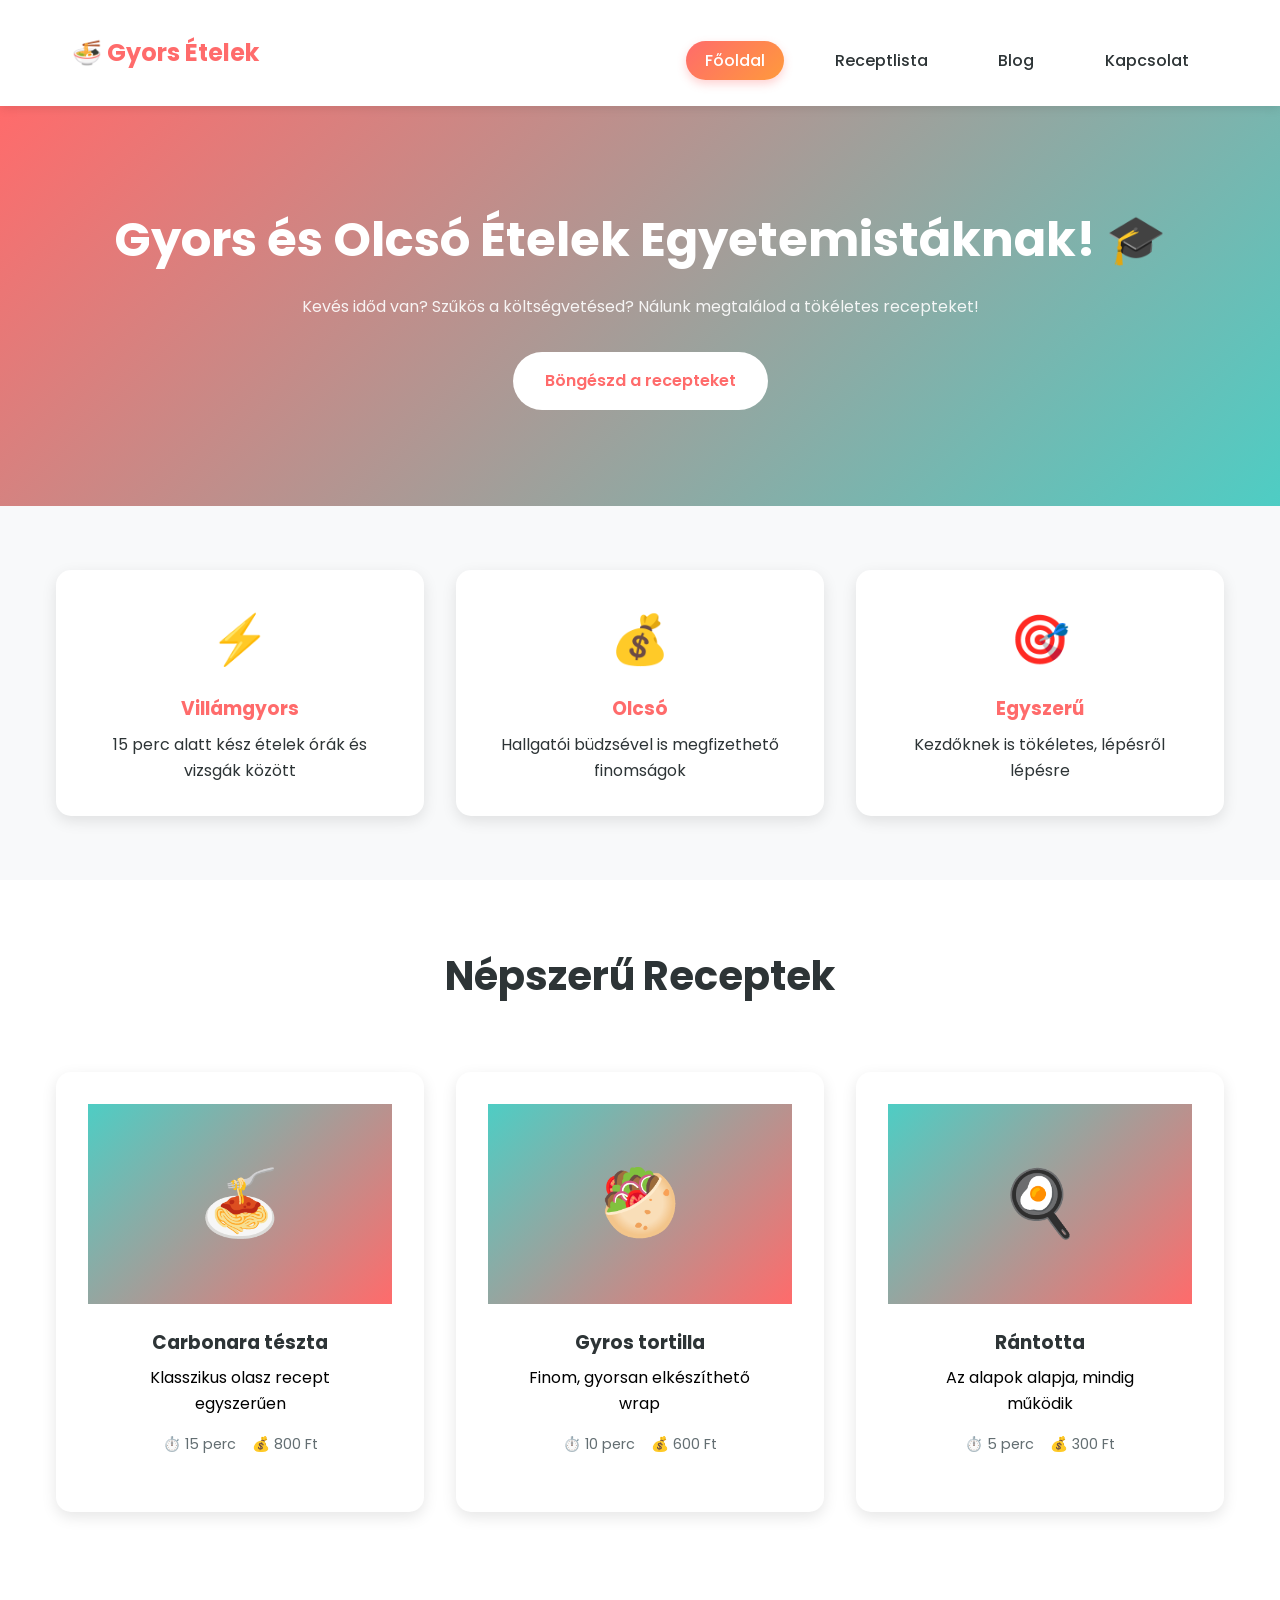
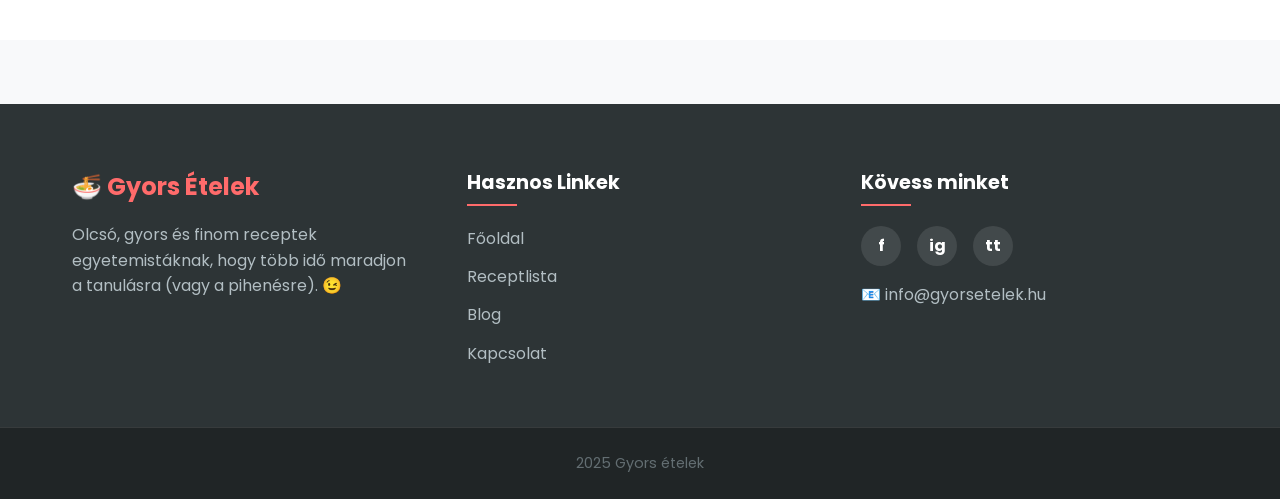
<file: index.html>
<!DOCTYPE html>
<html lang="hu">
<head>
    <meta charset="UTF-8">
    <meta name="viewport" content="width=device-width, initial-scale=1.0">
    <meta name="author" content="Dányi Ádám">
    <meta name="description" content="Gyors és olcsó receptek gyűjteménye egyetemistáknak vizsgaidőszakra és hétköznapokra. Találd meg a neked való villámgyors ételt!">
    <title>Gyors Ételek Egyetemistáknak</title>
    <script src="js/main.js" defer></script>

<link rel="preconnect" href="https://fonts.googleapis.com">
<link rel="preconnect" href="https://fonts.gstatic.com" crossorigin>
<link href="https://fonts.googleapis.com/css2?family=Bitcount+Grid+Double+Ink:wght@100..900&family=Poppins:ital,wght@0,100;0,200;0,300;0,400;0,500;0,600;0,700;0,800;0,900;1,100;1,200;1,300;1,400;1,500;1,600;1,700;1,800;1,900&family=Roboto+Mono:ital,wght@0,100..700;1,100..700&display=swap" rel="stylesheet">
<link rel="stylesheet" href="css/style.css">
<link rel="icon" href="img/favicon.png" type="image/svg+xml">
</head>
<body>
        <nav>
        <div class="nav-container">
            <a href="#" class="logo" >🍜 Gyors Ételek</a>
            <button class="menu-toggle" id="mobile-menu">
            <span class="bar"></span>
            <span class="bar"></span>
            <span class="bar"></span>
        </button>
            <ul class="nav-links" id="navLinks">
                <li><a href="index.html" class="active">Főoldal</a></li>
                <li><a href="receptek.html" >Receptlista</a></li>
                <li><a href="blog.html" >Blog</a></li>
                <li><a href="kapcsolat.html" >Kapcsolat</a></li>
            </ul>
        </div>
    </nav>

    <main>



            <section class="hero">
                <h1>Gyors és Olcsó Ételek Egyetemistáknak! 🎓</h1>
                <p>Kevés időd van? Szűkös a költségvetésed? Nálunk megtalálod a tökéletes recepteket!</p>
                <a href="receptek.html">Böngészd a recepteket</a>
            </section>


            <section class="features">
                <div class="feature-card">
                    <div class="feature-icon">⚡</div>
                    <h3>Villámgyors</h3>
                    <p>15 perc alatt kész ételek órák és vizsgák között</p>
                </div>
                <div class="feature-card">
                    <div class="feature-icon">💰</div>
                    <h3>Olcsó</h3>
                    <p>Hallgatói büdzsével is megfizethető finomságok</p>
                </div>
                <div class="feature-card">
                    <div class="feature-icon">🎯</div>
                    <h3>Egyszerű</h3>
                    <p>Kezdőknek is tökéletes, lépésről lépésre</p>
                </div>
            </section>


            <section class="popular-section">
                <h2>Népszerű Receptek</h2>
                <div class="recipe-grid">
                <a href="receptek.html#carbonara">
                    <div class="recipe-card" >
                        <div class="recipe-image">🍝</div>
                        <div class="recipe-content">
                            <h3>Carbonara tészta</h3>
                            <p>Klasszikus olasz recept egyszerűen</p>
                            <div class="recipe-meta">
                                <span>⏱️ 15 perc</span>
                                <span>💰 800 Ft</span>
                            </div>
                        </div>
                    </div>
                    </a>
                    <a href="receptek.html#gyros">
                    <div class="recipe-card">
                        <div class="recipe-image">🥙</div>
                        <div class="recipe-content">
                            <h3>Gyros tortilla</h3>
                            <p>Finom, gyorsan elkészíthető wrap</p>
                            <div class="recipe-meta">
                                <span>⏱️ 10 perc</span>
                                <span>💰 600 Ft</span>
                            </div>
                        </div>
                    </div>
                    </a>
                    <a href="receptek.html#rantotta">
                    <div class="recipe-card">
                        <div class="recipe-image">🍳</div>
                        <div class="recipe-content">
                            <h3>Rántotta</h3>
                            <p>Az alapok alapja, mindig működik</p>
                            <div class="recipe-meta">
                                <span>⏱️ 5 perc</span>
                                <span>💰 300 Ft</span>
                            </div>
                        </div>
                    </div>
                    </a>
                </div>
            </section>

    </main>
    <footer>
    <div class="footer-container">
        
        <div class="footer-col">
            <h3>🍜 Gyors Ételek</h3>
            <p>Olcsó, gyors és finom receptek egyetemistáknak, hogy több idő maradjon a tanulásra (vagy a pihenésre). 😉</p>
        </div>

        <div class="footer-col">
            <h4>Hasznos Linkek</h4>
            <ul>
                <li><a href="index.html">Főoldal</a></li>
                <li><a href="receptek.html">Receptlista</a></li>
                <li><a href="blog.html">Blog</a></li>
                <li><a href="kapcsolat.html">Kapcsolat</a></li>

            </ul>
        </div>

        <div class="footer-col">
            <h4>Kövess minket</h4>
            <div class="social-links">
                <a href="#" title="Facebook">f</a>
                <a href="#" title="Instagram">ig</a>
                <a href="#" title="TikTok">tt</a>
            </div>
            <p >📧 info@gyorsetelek.hu</p>
        </div>
    </div>

    <div class="footer-bottom">
        <p>2025 Gyors ételek</p>
    </div>
</footer>
</body>

</html>
</file>
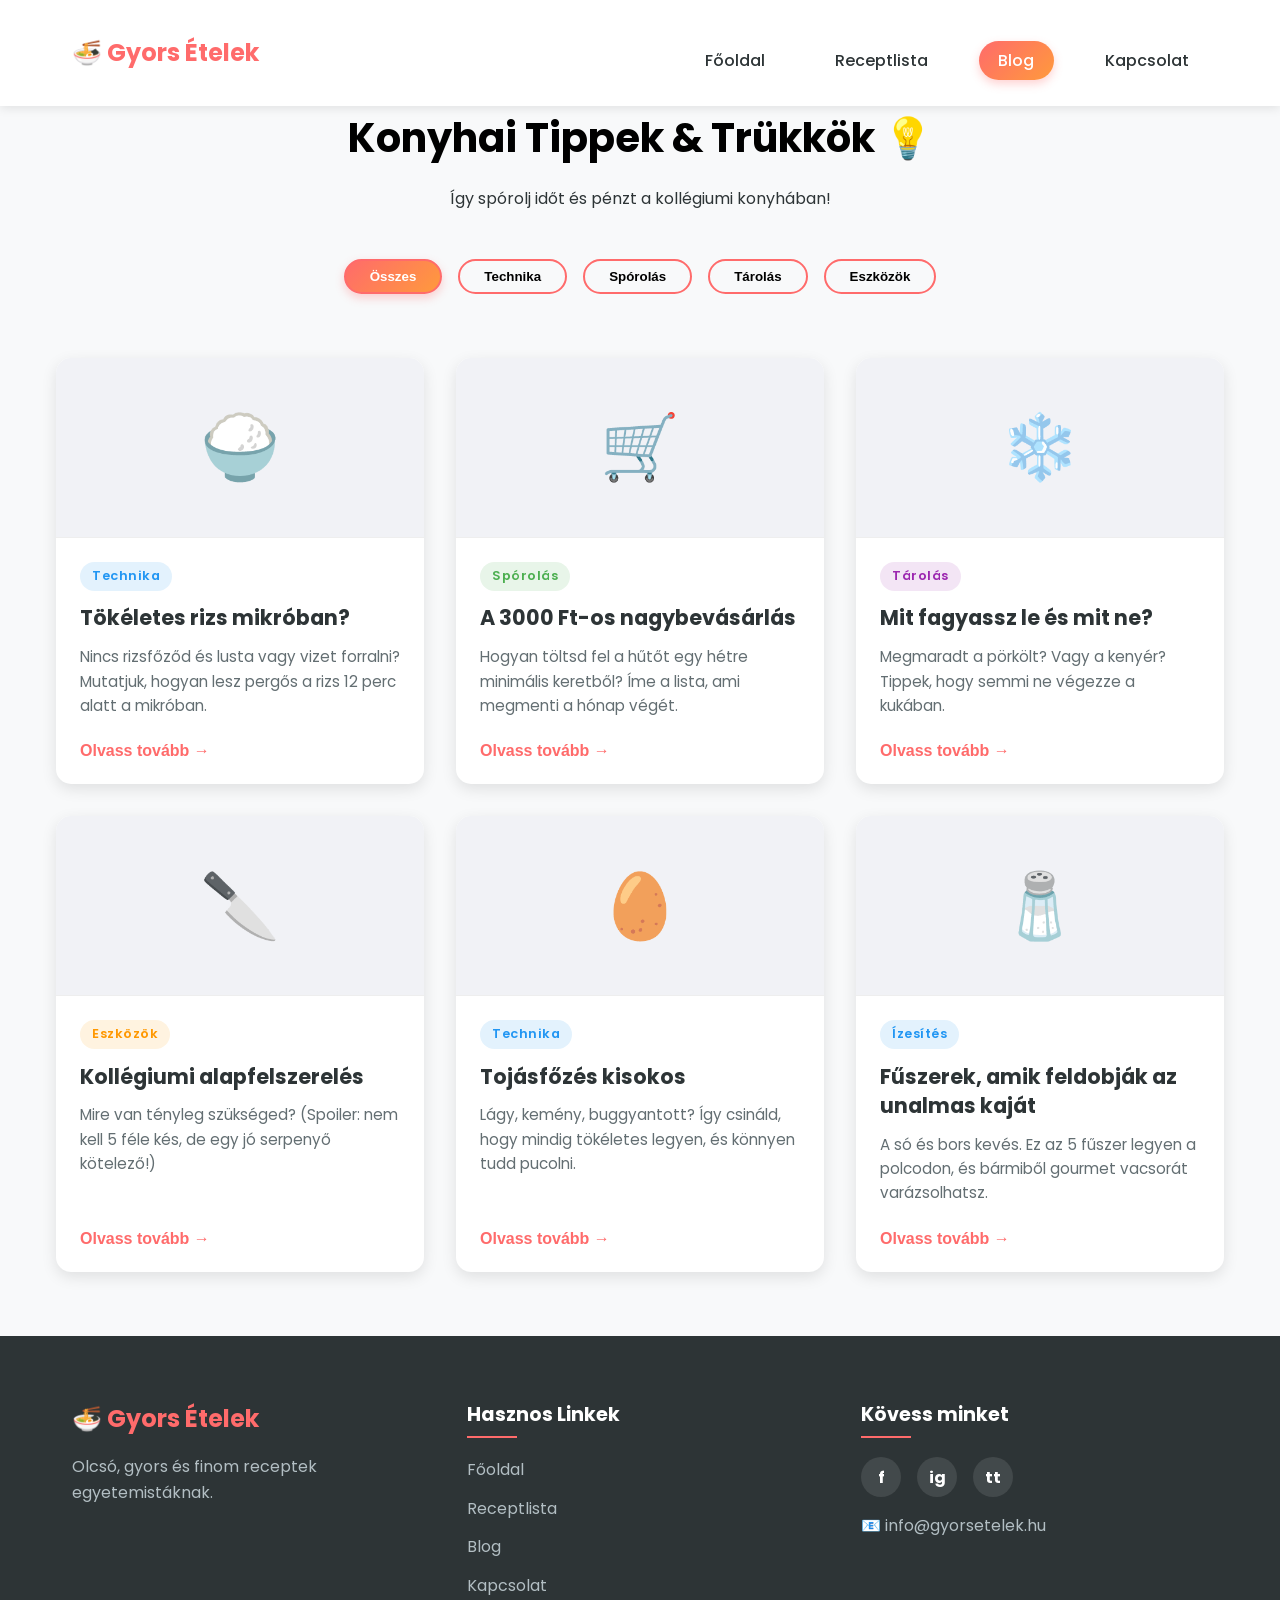
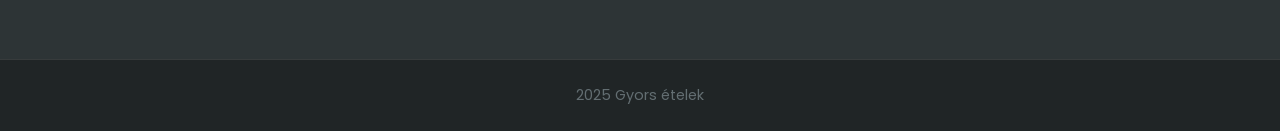
<file: blog.html>
<!DOCTYPE html>
<html lang="hu">
<head>
    <meta charset="UTF-8">
    <meta name="viewport" content="width=device-width, initial-scale=1.0">
    <meta name="author" content="Dányi Ádám">
    <meta name="description" content="Konyhai tippek, trükkök és spórolási tanácsok egyetemistáknak. Így főzz olcsón és okosan a kollégiumi konyhában!">
    <title>Főzési Tippek & Trükkök - Gyors Ételek</title>
    
<link rel="preconnect" href="https://fonts.googleapis.com">
<link rel="preconnect" href="https://fonts.gstatic.com" crossorigin>
<link href="https://fonts.googleapis.com/css2?family=Bitcount+Grid+Double+Ink:wght@100..900&family=Poppins:ital,wght@0,100;0,200;0,300;0,400;0,500;0,600;0,700;0,800;0,900;1,100;1,200;1,300;1,400;1,500;1,600;1,700;1,800;1,900&family=Roboto+Mono:ital,wght@0,100..700;1,100..700&display=swap" rel="stylesheet">
    <link rel="stylesheet" href="css/style.css">
    <link rel="icon" href="img/favicon.png" type="image/svg+xml">

    <script src="js/blog.js" defer></script>
    <script src="js/main.js" defer></script>
</head>
<body>

    <nav>
        <div class="nav-container">
            <a href="index.html" class="logo">🍜 Gyors Ételek</a>
            <button class="menu-toggle" id="mobile-menu">
                <span class="bar"></span>
                <span class="bar"></span>
                <span class="bar"></span>
            </button>
            <ul class="nav-links" id="navLinks">
                <li><a href="index.html">Főoldal</a></li>
                <li><a href="receptek.html">Receptlista</a></li>
                <li><a href="blog.html" class="active">Blog</a></li>
                <li><a href="kapcsolat.html">Kapcsolat</a></li>
            </ul>
        </div>
    </nav>

    <main>
        <header>
            <div class="page-header">
                <h1>Konyhai Tippek & Trükkök 💡</h1>
                <p>Így spórolj időt és pénzt a kollégiumi konyhában!</p>
            </div>
        </header>

        <div class="filter-container">
            <button class="filter-btn active" data-filter="all">Összes</button>
            <button class="filter-btn" data-filter="technika">Technika</button>
            <button class="filter-btn" data-filter="sporolas">Spórolás</button>
            <button class="filter-btn" data-filter="tarolas">Tárolás</button>
            <button class="filter-btn" data-filter="eszkoz">Eszközök</button>
        </div>

        <div class="blog-section">
            <div class="recipe-grid"> 
                
                <article class="blog-card" data-category="technika" data-id="rizs">
                    <div class="blog-image">🍚</div>
                    <div class="blog-content">
                        <span class="blog-tag technika">Technika</span>
                        <h3>Tökéletes rizs mikróban?</h3>
                        <p>Nincs rizsfőződ és lusta vagy vizet forralni? Mutatjuk, hogyan lesz pergős a rizs 12 perc alatt a mikróban.</p>
                        <button class="read-more">Olvass tovább &rarr;</button>
                    </div>
                </article>

                <article class="blog-card" data-category="sporolas" data-id="bevasarlas">
                    <div class="blog-image">🛒</div>
                    <div class="blog-content">
                        <span class="blog-tag sporolas">Spórolás</span>
                        <h3>A 3000 Ft-os nagybevásárlás</h3>
                        <p>Hogyan töltsd fel a hűtőt egy hétre minimális keretből? Íme a lista, ami megmenti a hónap végét.</p>
                        <button class="read-more">Olvass tovább &rarr;</button>
                    </div>
                </article>

                <article class="blog-card" data-category="tarolas" data-id="fagyasztas">
                    <div class="blog-image">❄️</div>
                    <div class="blog-content">
                        <span class="blog-tag tarolas">Tárolás</span>
                        <h3>Mit fagyassz le és mit ne?</h3>
                        <p>Megmaradt a pörkölt? Vagy a kenyér? Tippek, hogy semmi ne végezze a kukában.</p>
                        <button class="read-more">Olvass tovább &rarr;</button>
                    </div>
                </article>

                <article class="blog-card" data-category="eszkoz" data-id="eszkozok">
                    <div class="blog-image">🔪</div>
                    <div class="blog-content">
                        <span class="blog-tag eszkoz">Eszközök</span>
                        <h3>Kollégiumi alapfelszerelés</h3>
                        <p>Mire van tényleg szükséged? (Spoiler: nem kell 5 féle kés, de egy jó serpenyő kötelező!)</p>
                        <button class="read-more">Olvass tovább &rarr;</button>
                    </div>
                </article>

                <article class="blog-card" data-category="technika" data-id="tojas">
                    <div class="blog-image">🥚</div>
                    <div class="blog-content">
                        <span class="blog-tag technika">Technika</span>
                        <h3>Tojásfőzés kisokos</h3>
                        <p>Lágy, kemény, buggyantott? Így csináld, hogy mindig tökéletes legyen, és könnyen tudd pucolni.</p>
                        <button class="read-more">Olvass tovább &rarr;</button>
                    </div>
                </article>

                <article class="blog-card" data-category="technika" data-id="fuszerek">
                    <div class="blog-image">🧂</div>
                    <div class="blog-content">
                        <span class="blog-tag technika">Ízesítés</span>
                        <h3>Fűszerek, amik feldobják az unalmas kaját</h3>
                        <p>A só és bors kevés. Ez az 5 fűszer legyen a polcodon, és bármiből gourmet vacsorát varázsolhatsz.</p>
                        <button class="read-more">Olvass tovább &rarr;</button>
                    </div>
                </article>

            </div>
        </div>

        <div id="blog-modal" class="modal-overlay">
            <div class="modal-content blog-modal-content">
                <button class="modal-close">&times;</button>
                <div class="blog-modal-header">
                    <div id="modal-icon" class="blog-modal-icon"></div>
                    <div>
                        <span id="modal-tag" class="blog-tag"></span>
                        <h2 id="modal-title">Cikk címe</h2>
                    </div>
                </div>
                <div class="modal-body blog-text" id="modal-body">
                    </div>
            </div>
        </div>

    </main>

    <footer>
        <div class="footer-container">
            <div class="footer-col">
                <h3>🍜 Gyors Ételek</h3>
                <p>Olcsó, gyors és finom receptek egyetemistáknak.</p>
            </div>
            <div class="footer-col">
                <h4>Hasznos Linkek</h4>
                <ul>
                    <li><a href="index.html">Főoldal</a></li>
                    <li><a href="receptek.html">Receptlista</a></li>
                    <li><a href="blog.html">Blog</a></li>
                    <li><a href="kapcsolat.html">Kapcsolat</a></li>
                </ul>
            </div>
            <div class="footer-col">
                <h4>Kövess minket</h4>
                <div class="social-links">
                    <a href="#">f</a><a href="#">ig</a><a href="#">tt</a>
                </div>
                <p>📧 info@gyorsetelek.hu</p>
            </div>
        </div>
        <div class="footer-bottom">
            <p>2025 Gyors ételek</p>
        </div>
    </footer>

</body>

</html>
</file>
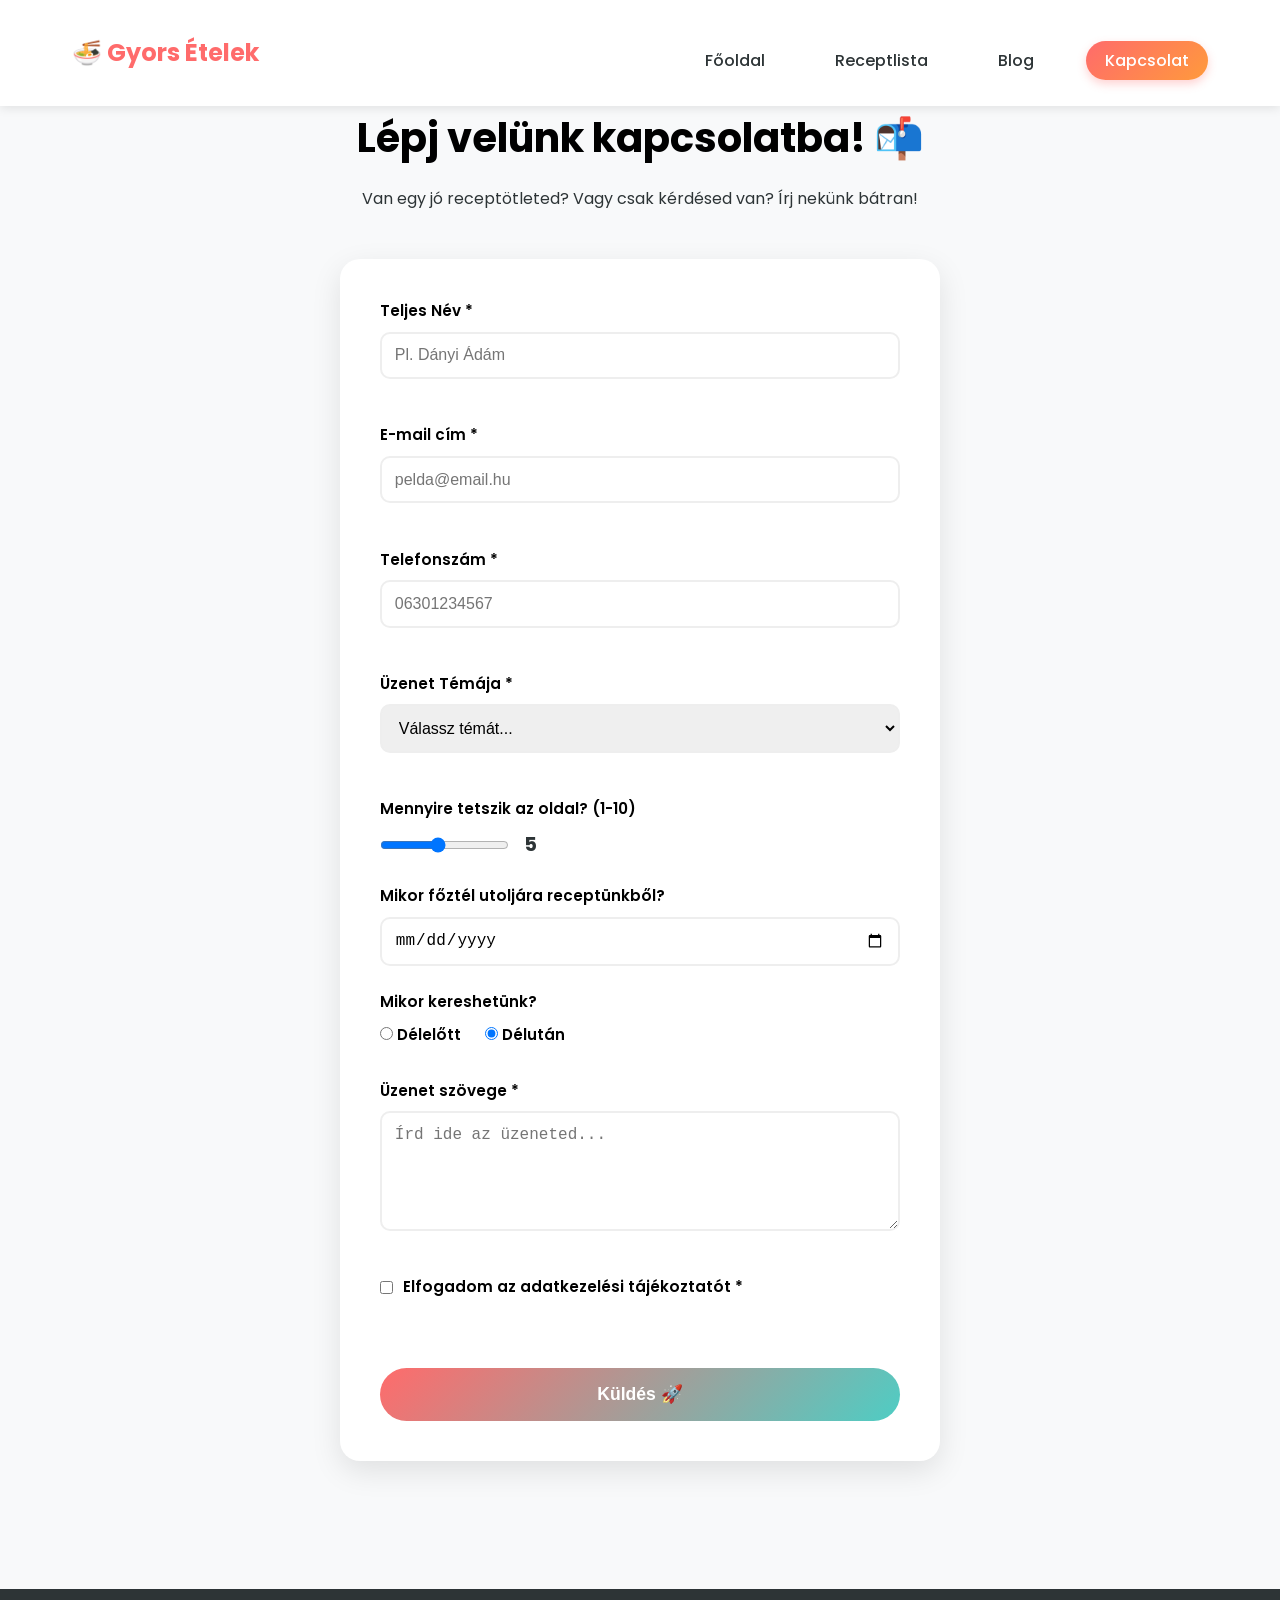
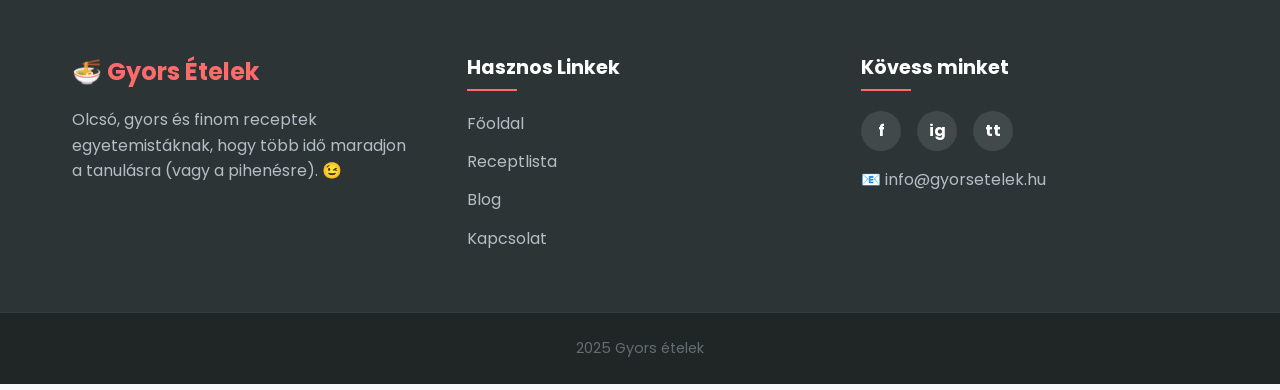
<file: kapcsolat.html>
<!DOCTYPE html>
<html lang="hu">
<head>
    <meta charset="UTF-8">
    <meta name="viewport" content="width=device-width, initial-scale=1.0">
    <meta name="author" content="Dányi Ádám">
    <meta name="description" content="Lépj kapcsolatba velünk, küldj receptötletet, vagy regisztrálj az oldalon. Hibabejelentés és kérdések fogadása.">
    <title>Kapcsolat - Gyors Ételek</title>
<link rel="preconnect" href="https://fonts.googleapis.com">
<link rel="preconnect" href="https://fonts.gstatic.com" crossorigin>
<link href="https://fonts.googleapis.com/css2?family=Bitcount+Grid+Double+Ink:wght@100..900&family=Poppins:ital,wght@0,100;0,200;0,300;0,400;0,500;0,600;0,700;0,800;0,900;1,100;1,200;1,300;1,400;1,500;1,600;1,700;1,800;1,900&family=Roboto+Mono:ital,wght@0,100..700;1,100..700&display=swap" rel="stylesheet">
    <link rel="stylesheet" href="css/style.css">
    <link rel="icon" href="img/favicon.png" type="image/svg+xml">
    <script src="js/main.js" defer></script>
    <script src="js/contact.js" defer></script>
</head>
<body>

    <nav>
        <div class="nav-container">
            <a href="index.html" class="logo">🍜 Gyors Ételek</a>
            <button class="menu-toggle" id="mobile-menu">
                <span class="bar"></span>
                <span class="bar"></span>
                <span class="bar"></span>
            </button>
            <ul class="nav-links" id="navLinks">
                <li><a href="index.html">Főoldal</a></li>
                <li><a href="receptek.html">Receptlista</a></li>
                <li><a href="blog.html" >Blog</a></li>
                <li><a href="kapcsolat.html" class="active">Kapcsolat</a></li>
            </ul>
        </div>
    </nav>

    <main>
        <div class="page-header">
            <h1>Lépj velünk kapcsolatba! 📬</h1>
            <p>Van egy jó receptötleted? Vagy csak kérdésed van? Írj nekünk bátran!</p>
        </div>

        <div class="contact-section">
            <div class="form-container">
                <form id="fullForm" action="https://httpbin.org/post" method="POST" enctype="multipart/form-data">
                    
                    <div class="form-group">
                        <label for="name">Teljes Név *</label>
                        <input type="text" id="name" name="name" placeholder="Pl. Dányi Ádám">
                        <div id="error-name" class="error-msg"></div>
                    </div>

                    <div class="form-group">
                        <label for="email">E-mail cím *</label>
                        <input type="email" id="email" name="email" placeholder="pelda@email.hu">
                        <div id="error-email" class="error-msg"></div>
                    </div>

                    <div class="form-group">
                        <label for="phone">Telefonszám *</label>
                        <input type="tel" id="phone" name="phone" placeholder="06301234567">
                        <div id="error-tel" class="error-msg"></div>
                    </div>

                    <div class="form-group">
                        <label for="topic">Üzenet Témája *</label>
                        <select id="topic" name="topic">
                            <option value="">Válassz témát...</option>
                            <option value="recept_otlet">Recept ötlet beküldése</option>
                            <option value="hiba">Hibabejelentés</option>
                            <option value="egyeb">Egyéb kérdés</option>
                        </select>
                        <div id="error-topic" class="error-msg"></div>
                    </div>

                    <div class="form-group">
                        <label for="rating">Mennyire tetszik az oldal? (1-10)</label>
                        <div class="range-container">
                            <input type="range" id="rating" name="rating" min="1" max="10" value="5" oninput="this.nextElementSibling.value = this.value">
                            <output>5</output>
                        </div>
                    </div>

                    <div class="form-group">
                        <label for="last-cook">Mikor főztél utoljára receptünkből?</label>
                        <input type="date" id="last-cook" name="last-cook">
                    </div>

                    <div class="form-group radio-group">
                        <label>Mikor kereshetünk?</label>
                        <div class="radio-options">
                            <label class="radio-label">
                                <input type="radio" name="contact-time" value="delelott"> Délelőtt
                            </label>
                            <label class="radio-label">
                                <input type="radio" name="contact-time" value="delutan" checked> Délután
                            </label>
                        </div>
                    </div>

                    <div class="form-group">
                        <label for="message">Üzenet szövege *</label>
                        <textarea id="message" name="message" rows="5" placeholder="Írd ide az üzeneted..."></textarea>
                        <div id="error-m" class="error-msg"></div>
                    </div>

                    <div class="form-group checkbox-group">
                        <label class="checkbox-container">
                            <input type="checkbox" id="terms">
                            Elfogadom az adatkezelési tájékoztatót *
                        </label>
                        <div id="error-term" class="error-msg"></div>
                    </div>

                    <button type="submit" class="submit-btn">Küldés 🚀</button>
                </form>
            </div>
        </div>
    </main>
    <footer>
    <div class="footer-container">
        
        <div class="footer-col">
            <h3>🍜 Gyors Ételek</h3>
            <p>Olcsó, gyors és finom receptek egyetemistáknak, hogy több idő maradjon a tanulásra (vagy a pihenésre). 😉</p>
        </div>

        <div class="footer-col">
            <h4>Hasznos Linkek</h4>
            <ul>
                <li><a href="index.html">Főoldal</a></li>
                <li><a href="receptek.html">Receptlista</a></li>
                <li><a href="blog.html">Blog</a></li>
                <li><a href="kapcsolat.html">Kapcsolat</a></li>
            </ul>
        </div>

        <div class="footer-col">
            <h4>Kövess minket</h4>
            <div class="social-links">
                <a href="#" title="Facebook">f</a>
                <a href="#" title="Instagram">ig</a>
                <a href="#" title="TikTok">tt</a>
            </div>
            <p>📧 info@gyorsetelek.hu</p>
        </div>
    </div>

    <div class="footer-bottom">
        <p>2025 Gyors ételek</p>
    </div>
</footer>
</body>

</html>
</file>
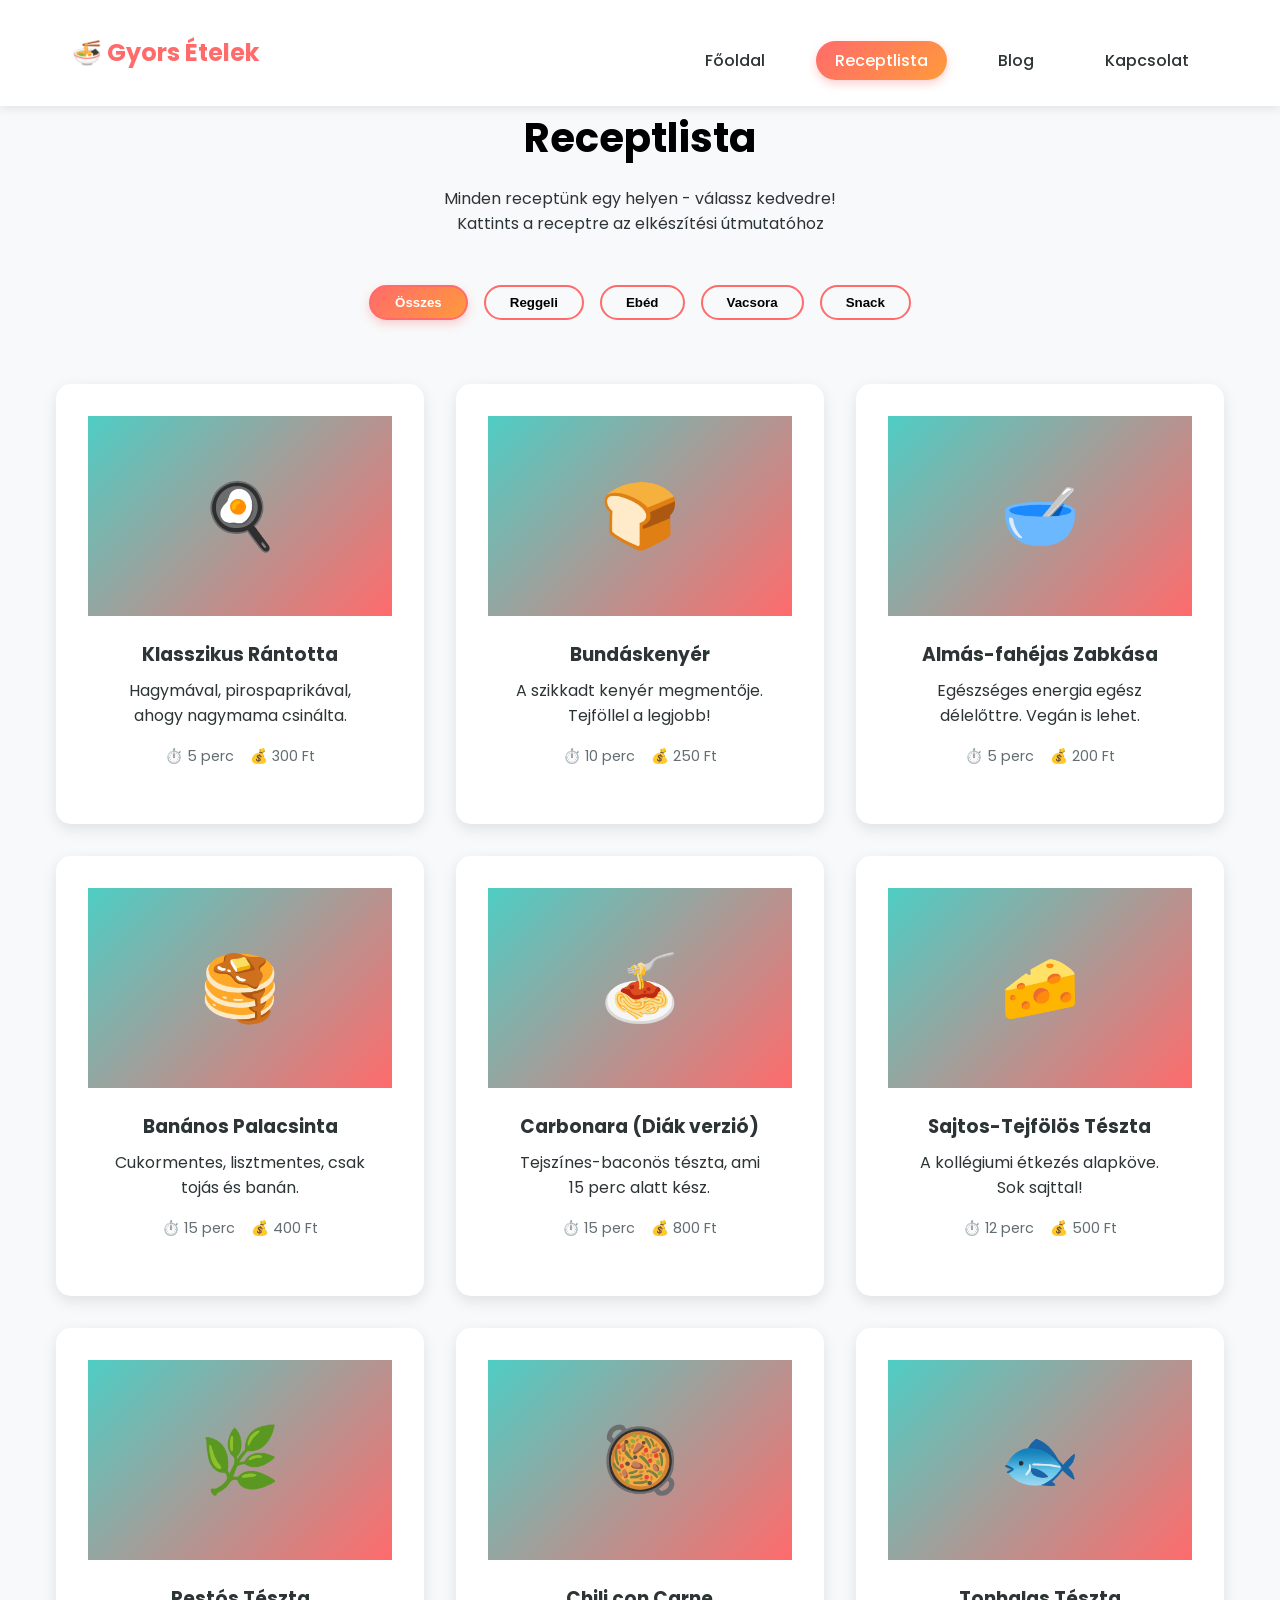
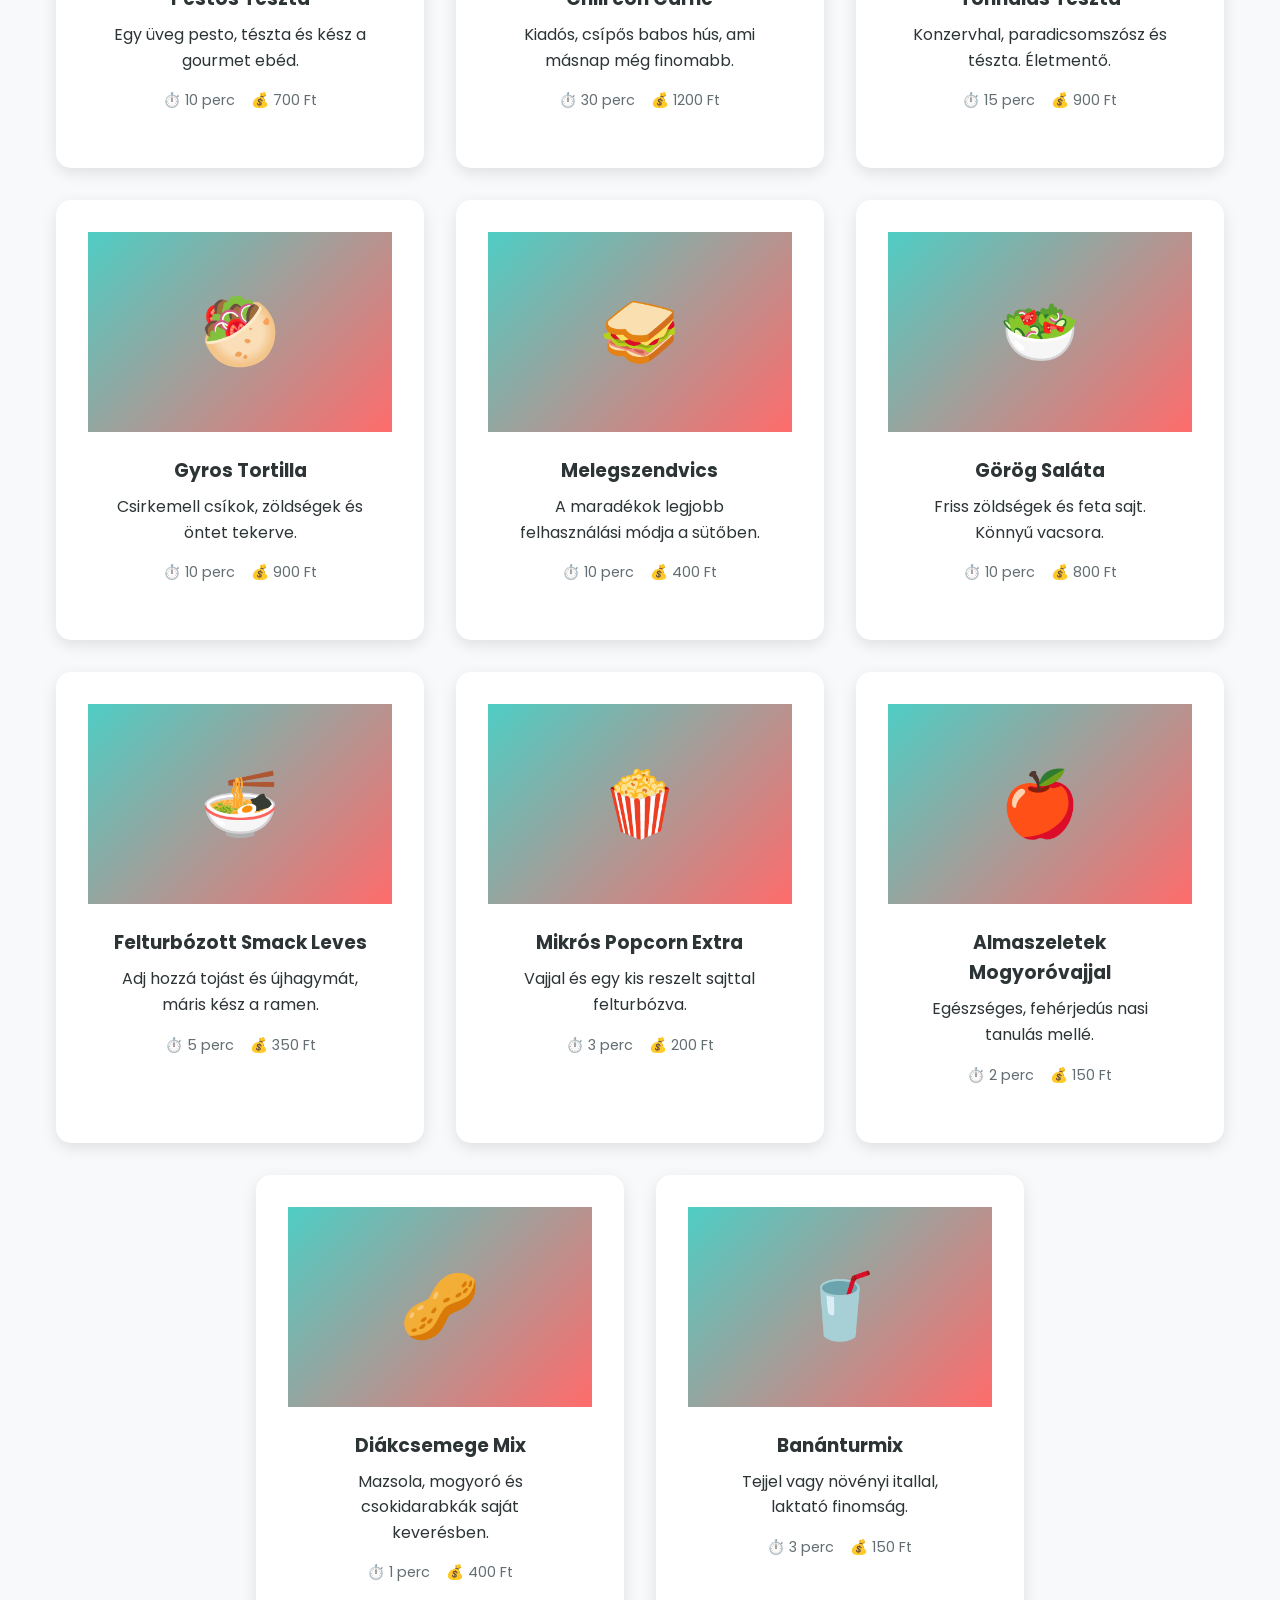
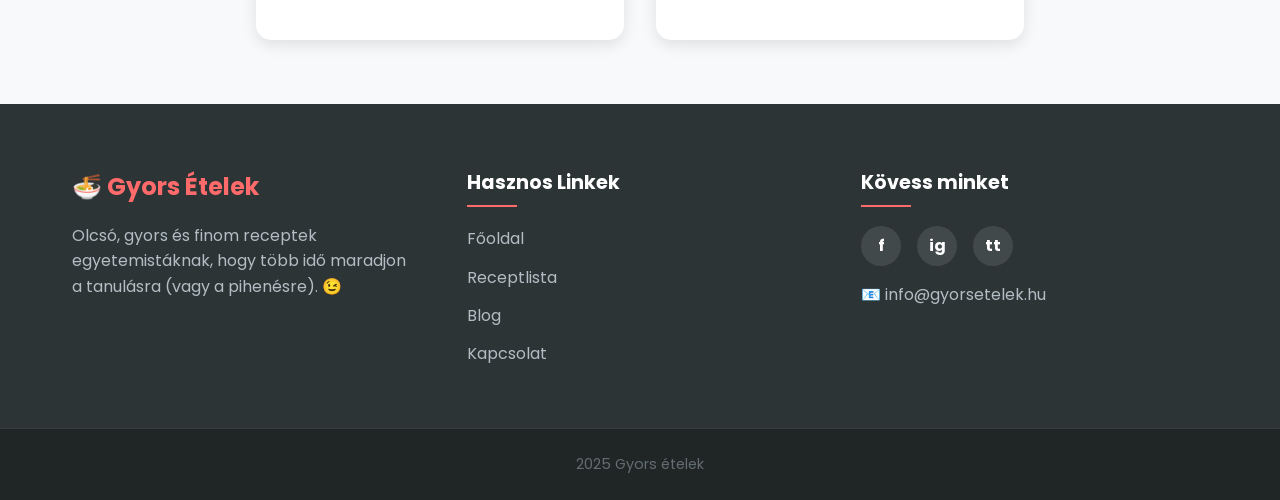
<file: receptek.html>
<!DOCTYPE html>
<html lang="hu">
<head>
    <meta charset="UTF-8">
    <meta name="viewport" content="width=device-width, initial-scale=1.0">
    <meta name="author" content="Dányi Ádám">
    <meta name="description" content="Teljes receptlistánk kategorizálva, szűrőkkel és adagkalkulátorral. Reggeli, ebéd, vacsora és snack ötletek egy helyen.">
    <title>Receptlista - Gyors Ételek</title>
    <script src="js/calculator.js" defer></script>
    <script src="js/main.js" defer></script>

<link rel="preconnect" href="https://fonts.googleapis.com">
<link rel="preconnect" href="https://fonts.gstatic.com" crossorigin>
<link href="https://fonts.googleapis.com/css2?family=Bitcount+Grid+Double+Ink:wght@100..900&family=Poppins:ital,wght@0,100;0,200;0,300;0,400;0,500;0,600;0,700;0,800;0,900;1,100;1,200;1,300;1,400;1,500;1,600;1,700;1,800;1,900&family=Roboto+Mono:ital,wght@0,100..700;1,100..700&display=swap" rel="stylesheet">

<link rel="stylesheet" href="css/style.css">
<link rel="icon" href="img/favicon.png" type="image/svg+xml">
</head>

<body>
    
        <nav>
        <div class="nav-container">
            <a href="index.html" class="logo" >🍜 Gyors Ételek</a>
            <button class="menu-toggle" id="mobile-menu">
            <span class="bar"></span>
            <span class="bar"></span>
            <span class="bar"></span>
        </button>
            <ul class="nav-links" id="navLinks">
                <li><a href="index.html">Főoldal</a></li>
                <li><a href="receptek.html " class="active" >Receptlista</a></li>
                <li><a href="blog.html" >Blog</a></li>
                <li><a href="kapcsolat.html" >Kapcsolat</a></li>
            </ul>
        </div>
    </nav>

        <header>
            <div class="page-header">
                <h1>Receptlista</h1>
                <p>Minden receptünk egy helyen - válassz kedvedre!</p>
                <p>Kattints a receptre az elkészítési útmutatóhoz</p>
            </div>
        </header>
        <div id="recipe-modal" class="modal-overlay">
    <div class="modal-content">
        <button class="modal-close">&times;</button>
        
        <h2 id="modal-title">Recept Címe</h2>
        
        <div class="calculator-box">
            <label for="servings-input">Hány főre főzöl?</label>
            <div class="calc-controls">
                <button id="dec-servings">-</button>
                <input type="number" id="servings-input" value="1" min="1" max="10">
                <button id="inc-servings">+</button>
            </div>
        </div>

        <div class="modal-body">
            <div class="ingredients-section">
                <h3>Hozzávalók 🛒</h3>
                <ul id="modal-ingredients">
                    </ul>
            </div>
            
            <div class="steps-section">
                <h3>Elkészítés 👨‍🍳</h3>
                <ol id="modal-steps">
                    </ol>
            </div>
        </div>
    </div>
</div>
        <main>
            <div class="filter-container">
            <button class="filter-btn active" data-filter="all">Összes</button>
            <button class="filter-btn" data-filter="reggeli">Reggeli</button>
            <button class="filter-btn" data-filter="ebed">Ebéd</button>
            <button class="filter-btn" data-filter="vacsora">Vacsora</button>
            <button class="filter-btn" data-filter="snack">Snack</button>
            </div>

<div class="recipe-grid">

    <div id="rantotta" class="recipe-card" data-category="reggeli" data-id="rantotta">
        <div class="recipe-image">🍳</div>
        <div class="recipe-content">
            <h3>Klasszikus Rántotta</h3>
            <p>Hagymával, pirospaprikával, ahogy nagymama csinálta.</p>
            <div class="recipe-meta">
                <span>⏱️ 5 perc</span>
                <span>💰 300 Ft</span>
            </div>
        </div>
    </div>

    <div class="recipe-card" data-category="reggeli" data-id="bundaskenyer">
        <div class="recipe-image">🍞</div>
        <div class="recipe-content">
            <h3>Bundáskenyér</h3>
            <p>A szikkadt kenyér megmentője. Tejföllel a legjobb!</p>
            <div class="recipe-meta">
                <span>⏱️ 10 perc</span>
                <span>💰 250 Ft</span>
            </div>
        </div>
    </div>

    <div class="recipe-card" data-category="reggeli" data-id="zabkasa">
        <div class="recipe-image">🥣</div>
        <div class="recipe-content">
            <h3>Almás-fahéjas Zabkása</h3>
            <p>Egészséges energia egész délelőttre. Vegán is lehet.</p>
            <div class="recipe-meta">
                <span>⏱️ 5 perc</span>
                <span>💰 200 Ft</span>
            </div>
        </div>
    </div>

    <div class="recipe-card" data-category="reggeli" data-id="bananos_palacsinta">
        <div class="recipe-image">🥞</div>
        <div class="recipe-content">
            <h3>Banános Palacsinta</h3>
            <p>Cukormentes, lisztmentes, csak tojás és banán.</p>
            <div class="recipe-meta">
                <span>⏱️ 15 perc</span>
                <span>💰 400 Ft</span>
            </div>
        </div>
    </div>

    <div  id="carbonara" class="recipe-card" data-category="ebed" data-id="carbonara">
        <div class="recipe-image">🍝</div>
        <div class="recipe-content">
            <h3>Carbonara (Diák verzió)</h3>
            <p>Tejszínes-baconös tészta, ami 15 perc alatt kész.</p>
            <div class="recipe-meta">
                <span>⏱️ 15 perc</span>
                <span>💰 800 Ft</span>
            </div>
        </div>
    </div>

    <div class="recipe-card" data-category="ebed" data-id="sajtos_tejes">
        <div class="recipe-image">🧀</div>
        <div class="recipe-content">
            <h3>Sajtos-Tejfölös Tészta</h3>
            <p>A kollégiumi étkezés alapköve. Sok sajttal!</p>
            <div class="recipe-meta">
                <span>⏱️ 12 perc</span>
                <span>💰 500 Ft</span>
            </div>
        </div>
    </div>

    <div class="recipe-card" data-category="ebed" data-id="pestos_teszta">
        <div class="recipe-image">🌿</div>
        <div class="recipe-content">
            <h3>Pestós Tészta</h3>
            <p>Egy üveg pesto, tészta és kész a gourmet ebéd.</p>
            <div class="recipe-meta">
                <span>⏱️ 10 perc</span>
                <span>💰 700 Ft</span>
            </div>
        </div>
    </div>

    <div class="recipe-card" data-category="ebed" data-id="chili_con_carne">
        <div class="recipe-image">🥘</div>
        <div class="recipe-content">
            <h3>Chili con Carne</h3>
            <p>Kiadós, csípős babos hús, ami másnap még finomabb.</p>
            <div class="recipe-meta">
                <span>⏱️ 30 perc</span>
                <span>💰 1200 Ft</span>
            </div>
        </div>
    </div>

    <div class="recipe-card" data-category="ebed" data-id="tonhalas_teszta">
        <div class="recipe-image">🐟</div>
        <div class="recipe-content">
            <h3>Tonhalas Tészta</h3>
            <p>Konzervhal, paradicsomszósz és tészta. Életmentő.</p>
            <div class="recipe-meta">
                <span>⏱️ 15 perc</span>
                <span>💰 900 Ft</span>
            </div>
        </div>
    </div>

    <div id="gyros" class="recipe-card" data-category="vacsora" data-id="gyros">
        <div class="recipe-image">🥙</div>
        <div class="recipe-content">
            <h3>Gyros Tortilla</h3>
            <p>Csirkemell csíkok, zöldségek és öntet tekerve.</p>
            <div class="recipe-meta">
                <span>⏱️ 10 perc</span>
                <span>💰 900 Ft</span>
            </div>
        </div>
    </div>

    <div class="recipe-card" data-category="vacsora" data-id="melegszendvics">
        <div class="recipe-image">🥪</div>
        <div class="recipe-content">
            <h3>Melegszendvics</h3>
            <p>A maradékok legjobb felhasználási módja a sütőben.</p>
            <div class="recipe-meta">
                <span>⏱️ 10 perc</span>
                <span>💰 400 Ft</span>
            </div>
        </div>
    </div>

    <div class="recipe-card" data-category="vacsora" data-id="gorog_salata">
        <div class="recipe-image">🥗</div>
        <div class="recipe-content">
            <h3>Görög Saláta</h3>
            <p>Friss zöldségek és feta sajt. Könnyű vacsora.</p>
            <div class="recipe-meta">
                <span>⏱️ 10 perc</span>
                <span>💰 800 Ft</span>
            </div>
        </div>
    </div>

    <div class="recipe-card" data-category="vacsora" data-id="smack_leves">
        <div class="recipe-image">🍜</div>
        <div class="recipe-content">
            <h3>Felturbózott Smack Leves</h3>
            <p>Adj hozzá tojást és újhagymát, máris kész a ramen.</p>
            <div class="recipe-meta">
                <span>⏱️ 5 perc</span>
                <span>💰 350 Ft</span>
            </div>
        </div>
    </div>
<div class="recipe-card" data-category="snack" data-id="popcorn">
        <div class="recipe-image">🍿</div>
        <div class="recipe-content">
            <h3>Mikrós Popcorn Extra</h3>
            <p>Vajjal és egy kis reszelt sajttal felturbózva.</p>
            <div class="recipe-meta">
                <span>⏱️ 3 perc</span>
                <span>💰 200 Ft</span>
            </div>
        </div>
    </div>

    <div class="recipe-card" data-category="snack" data-id="alma_mogyorovaj">
        <div class="recipe-image">🍎</div>
        <div class="recipe-content">
            <h3>Almaszeletek Mogyoróvajjal</h3>
            <p>Egészséges, fehérjedús nasi tanulás mellé.</p>
            <div class="recipe-meta">
                <span>⏱️ 2 perc</span>
                <span>💰 150 Ft</span>
            </div>
        </div>
    </div>

    <div class="recipe-card" data-category="snack" data-id="diakcsemege">
        <div class="recipe-image">🥜</div>
        <div class="recipe-content">
            <h3>Diákcsemege Mix</h3>
            <p>Mazsola, mogyoró és csokidarabkák saját keverésben.</p>
            <div class="recipe-meta">
                <span>⏱️ 1 perc</span>
                <span>💰 400 Ft</span>
            </div>
        </div>
    </div>

    <div class="recipe-card" data-category="snack" data-id="bananturmix">
        <div class="recipe-image">🥤</div>
        <div class="recipe-content">
            <h3>Banánturmix</h3>
            <p>Tejjel vagy növényi itallal, laktató finomság.</p>
            <div class="recipe-meta">
                <span>⏱️ 3 perc</span>
                <span>💰 150 Ft</span>
            </div>
        </div>
    </div>
</div>
        </main>
        <footer>
    <div class="footer-container">
        
        <div class="footer-col">
            <h3>🍜 Gyors Ételek</h3>
            <p>Olcsó, gyors és finom receptek egyetemistáknak, hogy több idő maradjon a tanulásra (vagy a pihenésre). 😉</p>
        </div>

        <div class="footer-col">
            <h4>Hasznos Linkek</h4>
            <ul>
                <li><a href="index.html">Főoldal</a></li>
                <li><a href="receptek.html">Receptlista</a></li>
                <li><a href="blog.html">Blog</a></li>
                <li><a href="kapcsolat.html">Kapcsolat</a></li>
            </ul>
        </div>

        <div class="footer-col">
            <h4>Kövess minket</h4>
            <div class="social-links">
                <a href="#" title="Facebook">f</a>
                <a href="#" title="Instagram">ig</a>
                <a href="#" title="TikTok">tt</a>
            </div>
            <p>📧 info@gyorsetelek.hu</p>
        </div>
    </div>

    <div class="footer-bottom">
        <p>2025 Gyors ételek</p>
    </div>
</footer>



</body>

</html>
</file>
<file: css/style.css>
* {
    margin: 0;
    padding: 0;
    box-sizing: border-box;
}
body{
    font-family: "Poppins",sans-serif;
    line-height: 1.6;
    color:#2d3436;
    background-color: #f8f9fa;
}
nav {
    background: white;
    box-shadow: 0 2px 10px rgba(0,0,0,0.1);
    position: relative;
}
.nav-container {
    max-width: 1200px;
    margin: 0 auto;
    padding: 1rem 2rem;
    display: flex;
    flex-wrap: wrap;
    align-items: center;
    justify-content: space-between;
}
.logo {
    font-size: 1.5rem;
    font-weight: 700;
    color:  #ff6b6b;
    text-decoration: none;

}
.menu-toggle{
    display: flex;
    flex-direction: column;
    justify-content: space-between;
    width: 30px;
    height: 21px;
    background: transparent;
    border: none;
    cursor: pointer;
    padding: 0;
}
.menu-toggle .bar {
    width: 100%;
    height: 3px;
    background-color: black;
    border-radius: 10px;
    transition: all 0.3s ease;
}
.nav-links {
    width: 100%;
    display: none;
    flex-direction: column;
    gap: 1rem;
    list-style: none;
    text-align: center;
    padding-top: 2rem;
    padding-bottom: 1rem;
}
.nav-links.active {
    display: flex;

}
.nav-links a {
    text-decoration: none;
    color: #2d3436;
    font-weight: 500;
    transition: color 0.3s;
    padding: 0.5rem 1.2rem;
    border-radius: 50px;

}
.nav-links a:hover {
    color: #ff6b6b;
    background-color: rgba(255, 107, 107, 0.1)
;
}

.nav-links a.active {
    color:  #ff6b6b;
    background: linear-gradient(135deg, #ff6b6b, #ff9a3c); 
    color: white ; 
    box-shadow: 0 4px 10px rgba(255, 107, 107, 0.3); 
    transform: translateY(-2px);

}
.hero {
    background: linear-gradient(135deg, #ff6b6b 0%, #4ecdc4 100%);
    color: white;
    padding: 4rem 1.5rem;
    text-align: center;
        }

.hero h1 {
    font-size: 2rem;
    margin-bottom: 1rem;

}

.hero p {
    font-size: 1rem;
    margin-bottom: 2rem;
    opacity: 0.9;


}
.hero a {
    display: inline-block;
    padding: 1rem 2rem;
    background: white;
    color:  #ff6b6b;
    text-decoration: none;
    border-radius: 50px;
    font-weight: 600;


        }

.hero a:hover {
    transform: translateY(-3px);
    box-shadow: 0 10px 20px rgba(0,0,0,0.2);
}
 .features,
 .recipe-grid {
    max-width: 1200px;
    display: flex;
    flex-wrap: wrap;
    justify-content: center;
    gap: 2rem;
    margin: 4rem auto;
    padding: 0 1rem;
}

.feature-card,
.recipe-card

 {
    background: white;
    padding: 2rem;
    border-radius: 15px;
    text-align: center;
    box-shadow: 0 5px 15px rgba(0,0,0,0.1);
    transition: transform 0.3s, box-shadow 0.3s;
    flex: 1 1 100%;
    max-width: 100%; 
        }
.feature-card {
    text-align: center;
}
.recipe-card{
    cursor:pointer;
}
.feature-card:hover {
    transform: translateY(-10px);
    box-shadow: 0 15px 30px rgba(0,0,0,0.15);
}
.recipe-grid a{
    text-decoration: none;
    display: contents;
    color: black;
}
.feature-icon {
    font-size: 3rem;
    margin-bottom: 1rem;
}

.feature-card h3 {
    color: #ff6b6b;
     margin-bottom: 0.5rem;
}
.popular-section {
    background: white;
    padding: 4rem 2rem;
}

.popular-section h2 {
    text-align: center;
    font-size: 2.5rem;
    margin-bottom: 3rem;
    color: #2d3436;
}

.recipe-card:hover {
    transform: translateY(-5px);
        }

.recipe-image {
    width: 100%;
    height: 200px;
    background: linear-gradient(135deg, #4ecdc4, #ff6b6b);
    display: flex;
    align-items: center;
    justify-content: center;
    font-size: 4rem;
        }

.recipe-content {
    padding: 1.5rem;
}

.recipe-content h3 {
    margin-bottom: 0.5rem;
    color: #2d3436;
}

.recipe-meta {
    display: flex;
    gap: 1rem;
    margin-top: 1rem;
    font-size: 0.9rem;
    color: #636e72;
    justify-content: center;
        }

 .recipe-meta span {
    display: flex;
    align-items: center;
    gap: 0.3rem;
}

@media (min-width: 48em){
    .nav-container{
        flex-direction: row;
        justify-content: space-between;
    }
    .nav-links{
        display: flex;
        flex-direction: row;
        width: auto;
        gap: 2rem;
    }
    .menu-toggle{
        display: none;
    }
    .hero h1{
        font-size: 2.5rem;
    }
    .feature-card, 
    .recipe-card
    {
        flex: 0 0 calc((100% - 2rem) / 2);
        max-width: calc((100% - 2rem) / 2);
    }

}
@media (min-width:64em){
    .hero{
        padding: 6rem 2rem;
    }
    .hero h1{
        font-size: 3rem;
        }
    .feature-card, 
    .recipe-card
     {
        flex: 0 0 calc((100% - 4rem) / 3);
        max-width: calc((100% - 4rem) / 3);
    }
    
}
.page-header {
    text-align: center;
    margin-bottom: 3rem;
        }

.page-header h1 {
    font-size: 2.5rem;
    color: black;
    margin-bottom: 1rem;
}
.filter-container {
    display: flex;
    justify-content: center;
    gap: 1rem;
    margin-bottom: 2rem;
    flex-wrap: wrap;
}
.filter-btn {
    padding: 0.5rem 1.5rem;
    border: 2px solid #ff6b6b; 
    background: transparent;
    border-radius: 50px;
    font-weight: 600;
    cursor: pointer;
    transition: all 0.3s ease;
}
.filter-btn:hover {
    background: rgba(255, 107, 107, 0.1);
    transform: translateY(-2px);
}

.filter-btn.active {
    background: linear-gradient(135deg, #ff6b6b, #ff9a3c);
    color: white;
    box-shadow: 0 4px 10px rgba(255, 107, 107, 0.3);
}

.recipe-card.hide {
    display: none; 
}

.modal-overlay {
    display: none; 
    position: fixed;
    top: 0;
    left: 0;
    width: 100%;
    height: 100%;
    background: rgba(0, 0, 0, 0.7); 
    z-index: 2000; 
    justify-content: center;
    align-items: center;
    padding: 1rem;
    opacity: 0;
    transition: opacity 0.3s ease;
}

.modal-overlay.open {
    display: flex;
    opacity: 1;
}

.modal-content {
    background: white;
    width: 100%;
    max-width: 600px;
    border-radius: 20px;
    padding: 2rem;
    position: relative;
    max-height: 90vh; 
    overflow-y: auto; 
    box-shadow: 0 10px 30px rgba(0,0,0,0.3);

}

.modal-close {
    position: absolute;
    top: 15px;
    right: 20px;
    font-size: 2rem;
    background: none;
    border: none;
    cursor: pointer;
    color: #2d3436;
}

.modal-content h2 {
    color: #ff6b6b;
    margin-bottom: 1.5rem;
    text-align: center;
}


.calculator-box {
    background: #636e72;
    padding: 1rem;
    border-radius: 10px;
    margin-bottom: 2rem;
    text-align: center;
    border: 2px solid #eee;
    color: white;
}

.calc-controls {
    display: flex;
    justify-content: center;
    gap: 10px;
    margin-top: 0.5rem;
}

.calc-controls input {
    width: 60px;
    text-align: center;
    font-size: 1.2rem;
    border: 1px solid #ddd;
    border-radius: 5px;
    padding: 5px;
}

.calc-controls button {
    background: #4ecdc4;
    color: white;
    border: none;
    width: 35px;
    height: 35px;
    border-radius: 50%;
    font-size: 1.2rem;
    cursor: pointer;
    transition: 0.2s;
}

.calc-controls button:hover {
    background: #ff6b6b;;
}


.modal-body h3 {
    margin-bottom: 1rem;
    border-bottom: 2px solid #ff6b6b;;
    display: inline-block;
}

.ingredients-section ul, 
.steps-section ol {
    margin-bottom: 2rem;
    padding-left: 1.5rem;
}

.ingredients-section li {
    margin-bottom: 0.5rem;
    list-style: none; 
}
.ingredients-section li::before {
    content: "🛒 ";
}

.steps-section li {
    margin-bottom: 0.8rem;
}


.contact-section {
    padding: 0 1rem 4rem 1rem;
    display: flex;
    justify-content: center;
}

.form-container {
    background: white;
    width: 100%;
    max-width: 600px;
    padding: 2.5rem;
    border-radius: 20px;
    box-shadow: 0 10px 30px rgba(0,0,0,0.1);
}

.form-group {
    margin-bottom: 1.5rem;
    display: flex;
    flex-direction: column;
}

.form-group label {
    font-weight: 600;
    margin-bottom: 0.5rem;
    color: black;
    font-size: 0.95rem;
}


.form-group input[type="text"],
.form-group input[type="email"],
.form-group input[type="tel"],
.form-group input[type="date"],
.form-group select,
.form-group textarea {
    padding: 0.8rem;
    border: 2px solid #eee;
    border-radius: 10px;
    font-size: 1rem;
    transition: 0.3s;
}

.form-group input:focus,
.form-group select:focus,
.form-group textarea:focus {
    outline: none;
    border-color: #ff6b6b; 
    background: #fffcfc;
}


.form-group.error input,
.form-group.error select,
.form-group.error textarea {
    border-color: #e74c3c; 
}

.error-msg {
    color: #e74c3c;
    min-height: 1.2em;
    font-size: 0.8rem;
    margin-top: 5px;
    display: block; 
}

.input-error {
    border-color: #e74c3c !important;
    background-color: #fff8f8 !important;
    animation: shake 0.3s ease-in-out ;} 
.range-container {
    display: flex;
    align-items: center;
    gap: 15px;
}
.range-container output {
    font-weight: bold;
    font-size: 1.2rem;
}

.radio-options {
    display: flex;
    gap: 1.5rem;
}
.radio-label {
    font-weight: 400;
    cursor: pointer;
}

.checkbox-container {
    display: flex;
    align-items: center;
    gap: 10px;
    font-weight: 400;
    cursor: pointer;
}


.submit-btn {
    width: 100%;
    padding: 1rem;
    background: linear-gradient(135deg, #ff6b6b, #4ecdc4);
    border: none;
    color: white;
    font-size: 1.1rem;
    font-weight: 600;
    border-radius: 50px;
    cursor: pointer;
    transition: transform 0.2s, box-shadow 0.2s;
    margin-top: 1rem;
}

.submit-btn:hover {
    transform: translateY(-3px);
    box-shadow: 0 5px 15px rgba(255, 107, 107, 0.4);
}


footer {
    background-color: #2d3436; 
    color: #f8f9fa; 
    padding-top: 4rem;
    margin-top: 4rem;
}

.footer-container {
    max-width: 1200px;
    margin: 0 auto;
    padding: 0 2rem;
    display: flex;
    flex-wrap: wrap;
    justify-content: space-between;
    gap: 3rem;
}

.footer-col {
    flex: 1;
    min-width: 250px; 
}

.footer-col h3 {
    color: #ff6b6b; 
    margin-bottom: 1rem;
    font-size: 1.5rem;
}

.footer-col h4 {
    color: white;
    margin-bottom: 1.2rem;
    font-size: 1.2rem;
    position: relative;
    padding-bottom: 0.5rem;
}


.footer-col h4::after {
    content: '';
    position: absolute;
    left: 0;
    bottom: 0;
    width: 50px;
    height: 2px;
    background-color: #ff6b6b;
}

.footer-col p {
    color: #b2bec3;
    line-height: 1.6;
    margin-top: 1rem;
}

.footer-col ul {
    list-style: none;

}

.footer-col ul li {
    margin-bottom: 0.8rem;
}

.footer-col ul a {
    color: #b2bec3;
    text-decoration: none;
    transition: 0.3s;

}

.footer-col ul a:hover {
    color: #ff6b6b;
    padding-left: 5px; 
}

.social-links {
    display: flex;
    gap: 1rem;
}

.social-links a {
    display: flex;
    align-items: center;
    justify-content: center;
    width: 40px;
    height: 40px;
    background-color: rgba(255, 255, 255, 0.1);
    color: white;
    text-decoration: none;
    border-radius: 50%;
    font-weight: bold;
    transition: 0.3s;
}

.social-links a:hover {
    background-color: #ff6b6b;
    transform: translateY(-3px);
}


.footer-bottom {
    background-color: #202526; 
    text-align: center;
    padding: 1.5rem;
    margin-top: 3rem;
    border-top: 1px solid rgba(255, 255, 255, 0.1);
}

.footer-bottom p {
    color: #636e72;
    font-size: 0.9rem;
}


.blog-card {
    background: white;
    border-radius: 15px;
    box-shadow: 0 5px 15px rgba(0,0,0,0.1);
    overflow: hidden;
    transition: transform 0.3s ease;
    display: flex;
    flex-direction: column;
    flex: 1 1 300px; 
    max-width: 100%;
}

.blog-card:hover {
    transform: translateY(-5px);
    box-shadow: 0 15px 30px rgba(0,0,0,0.15);
}

.blog-image {
    height: 180px;
    background: #f1f2f6;
    display: flex;
    align-items: center;
    justify-content: center;
    font-size: 4rem;
    border-bottom: 1px solid #eee;
}
.blog-content {
    padding: 1.5rem;
    display: flex;
    flex-direction: column;
    flex-grow: 1; 
}


.blog-content h3 {
    margin: 0.8rem 0;
    font-size: 1.3rem;
    color: #2d3436;
    line-height: 1.4;
}

.blog-content p {
    color: #636e72;
    font-size: 0.95rem;
    margin-bottom: 1.5rem;
    flex-grow: 1;
}


.blog-tag {
    align-self: flex-start;
    padding: 4px 12px;
    border-radius: 50px;
    font-size: 0.8rem;
    font-weight: 600;

    letter-spacing: 0.5px;
}

.blog-tag.technika {
    background-color: #e3f2fd;
    color: #2196f3;
}

.blog-tag.sporolas {
    background-color: #e8f5e9;
    color: #4caf50;
}

.blog-tag.tarolas {
    background-color: #f3e5f5;
    color: #9c27b0;
}

.blog-tag.eszkoz {
    background-color: #fff3e0;
    color: #ff9800;
}


.blog-modal-content {
    max-width: 700px; 
}

.blog-modal-header {
    display: flex;
    align-items: center;
    gap: 1.5rem;
    margin-bottom: 2rem;
    border-bottom: 2px solid #f1f2f6;
    padding-bottom: 1rem;
}

.blog-modal-icon {
    font-size: 3.5rem;
    background: #f8f9fa;
    width: 80px;
    height: 80px;
    display: flex;
    align-items: center;
    justify-content: center;
    border-radius: 50%;
}

.blog-text h3 {
    color: #ff6b6b;
    margin-top: 1.5rem;
    margin-bottom: 0.5rem;
}

.blog-text h4 {
    color: #2d3436;
    margin-top: 1rem;
    margin-bottom: 0.5rem;
}

.blog-text p {
    color: #636e72;
    margin-bottom: 1rem;
    line-height: 1.7;
}

.blog-text ul, 
.blog-text ol {
    margin-left: 1.5rem;
    margin-bottom: 1.5rem;
    color: #636e72;
}

.blog-text li {
    margin-bottom: 0.5rem;
}


button.read-more {
    background: none;
    border: none;
    cursor: pointer;
    font-size: 1rem;
    padding: 0;
    text-decoration: none;
    color: #ff6b6b;
    font-weight: 600;
    margin-top: auto;
    display: inline-flex;
    align-items: center;
    gap: 5px;
    transition: 0.3s;
}

button.read-more:hover {
    color: #ff9a3c;
    gap: 8px;
}
</file>
